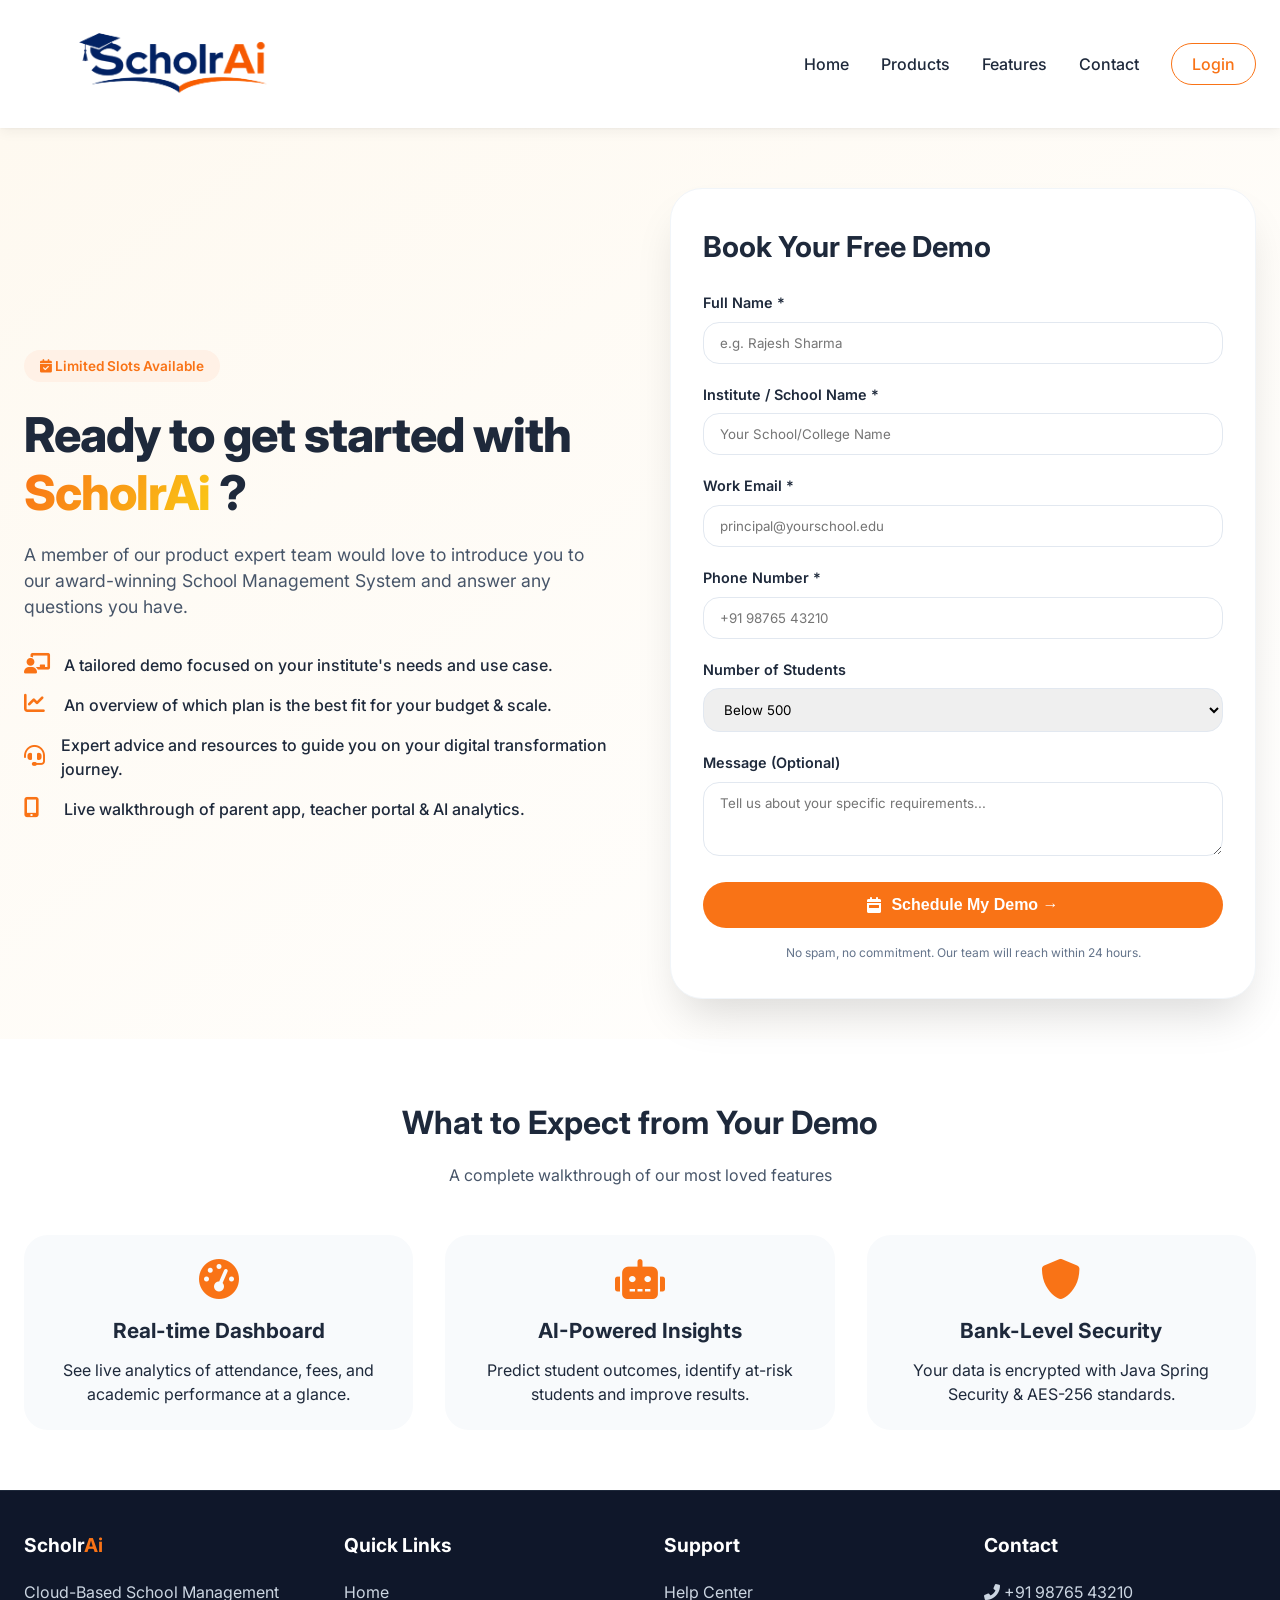
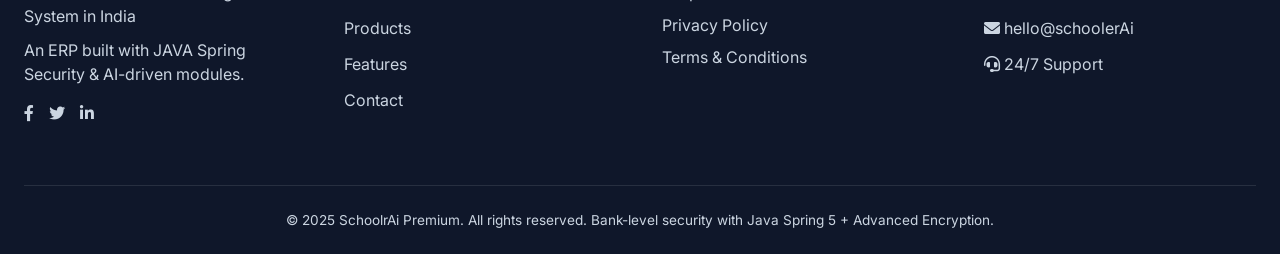
<file: index1.html>
<!DOCTYPE html>
<html lang="en">

<head>
  <meta charset="UTF-8">
  <meta name="viewport" content="width=device-width, initial-scale=1.0, user-scalable=yes">
  <title>Book a Demo | ScholrAi - School Ai Software</title>
  <link
    href="https://fonts.googleapis.com/css2?family=Inter:opsz,wght@14..32,300;14..32,400;14..32,500;14..32,600;14..32,700;14..32,800&display=swap"
    rel="stylesheet">
  <link rel="stylesheet" href="https://cdnjs.cloudflare.com/ajax/libs/font-awesome/6.0.0-beta3/css/all.min.css">
  <link rel="stylesheet" href="new.css">
</head>

<body>

  <nav class="navbar">
    <div class="container nav-flex">
      <div class="scholl">
                <img src="scholl.png" style="height: 90px; margin-left: 40px">
            </div>
      <div class="nav-links">
        <a href="#">Home</a>
        <a href="#">Products</a>
        <a href="#">Features</a>
        <a href="#">Contact</a>
        <a href="#" class="btn-outline-nav">Login</a>
      </div>
    </div>
  </nav>

  <section class="demo-hero">
    <div class="container demo-grid">
      <div class="demo-left">
        <div class="demo-badge"><i class="fas fa-calendar-check"></i> Limited Slots Available</div>
        <h1>Ready to get started with <span>ScholrAi </span>?</h1>
        <p>A member of our product expert team would love to introduce you to our award-winning School Management System
          and answer any questions you have.</p>
        <div class="help-list">
          <li><i class="fas fa-chalkboard-user"></i> A tailored demo focused on your institute's needs and use case.
          </li>
          <li><i class="fas fa-chart-line"></i> An overview of which plan is the best fit for your budget & scale.</li>
          <li><i class="fas fa-headset"></i> Expert advice and resources to guide you on your digital transformation
            journey.</li>
          <li><i class="fas fa-mobile-alt"></i> Live walkthrough of parent app, teacher portal & AI analytics.</li>
        </div>
      </div>
      <div class="demo-right">
        <h3 style="font-size: 1.8rem; margin-bottom: 24px; font-weight: 700;">Book Your Free Demo</h3>
        <form id="demoForm">
          <div class="form-group">
            <label>Full Name *</label>
            <input type="text" placeholder="e.g. Rajesh Sharma" required>
          </div>
          <div class="form-group">
            <label>Institute / School Name *</label>
            <input type="text" placeholder="Your School/College Name" required>
          </div>
          <div class="form-group">
            <label>Work Email *</label>
            <input type="email" placeholder="principal@yourschool.edu" required>
          </div>
          <div class="form-group">
            <label>Phone Number *</label>
            <input type="tel" placeholder="+91 98765 43210" required>
          </div>
          <div class="form-group">
            <label>Number of Students</label>
            <select>
              <option>Below 500</option>
              <option>500 - 2000</option>
              <option>2001 - 5000</option>
              <option>5000+</option>
            </select>
          </div>
          <div class="form-group">
            <label>Message (Optional)</label>
            <textarea rows="3" placeholder="Tell us about your specific requirements..."></textarea>
          </div>
          <button type="submit" class="btn-submit"><i class="fas fa-calendar-week"></i> Schedule My Demo →</button>
          <p class="form-note">No spam, no commitment. Our team will reach within 24 hours.</p>
        </form>
      </div>
    </div>
  </section>

  <section class="features-section">
    <div class="container">
      <h2 style="font-size: 2rem; margin-bottom: 16px;">What to Expect from Your Demo</h2>
      <p style="color: #475569; max-width: 700px; margin: 0 auto;">A complete walkthrough of our most loved features</p>
      <div class="features-grid">
        <div class="feature-card"><i class="fas fa-tachometer-alt"></i>
          <h3>Real-time Dashboard</h3>
          <p>See live analytics of attendance, fees, and academic performance at a glance.</p>
        </div>
        <div class="feature-card"><i class="fas fa-robot"></i>
          <h3>AI-Powered Insights</h3>
          <p>Predict student outcomes, identify at-risk students and improve results.</p>
        </div>
        <div class="feature-card"><i class="fas fa-shield-alt"></i>
          <h3>Bank-Level Security</h3>
          <p>Your data is encrypted with Java Spring Security & AES-256 standards.</p>
        </div>
      </div>
    </div>
  </section>



  <footer>
    <div class="container">
      <div class="footer-grid">
        <div class="footer-col">
          <h4>Scholr<span style="color:#f97316;">Ai</span></h4>
          <p>Cloud-Based School Management System in India</p>
          <p style="margin-top: 10px;">An ERP built with JAVA Spring Security & AI-driven modules.</p>
          <div style="margin-top: 15px; display: flex; gap: 15px;">
            <a href="#"><i class="fab fa-facebook-f"></i></a>
            <a href="#"><i class="fab fa-twitter"></i></a>
            <a href="#"><i class="fab fa-linkedin-in"></i></a>
          </div>
        </div>
        <div class="footer-col">
          <h4>Quick Links</h4>
          <a href="#">Home</a>
          <a href="#">Products</a>
          <a href="#">Features</a>

          <a href="#">Contact</a>
        </div>
        <div class="footer-col">
          <h4>Support</h4>
          <a href="#">Help Center</a>

          <div class="content-btnnn" onclick="window.open('index2.html','_blank')">
            Privacy Policy
          </div>
          <div class="content-btnn" onclick="window.open('index3.html','_blank')">
            Terms & Conditions
          </div>

        </div>
        <div class="footer-col">
          <h4>Contact</h4>
          <a href="#"><i class="fas fa-phone-alt"></i> +91 98765 43210</a>
          <a href="#"><i class="fas fa-envelope"></i> hello@schoolerAi</a>
          <a href="#"><i class="fas fa-headset"></i> 24/7 Support</a>
        </div>
      </div>
      <div class="footer-bottom">
        <p>&copy; 2025 SchoolrAi Premium. All rights reserved. Bank-level security with Java Spring 5 + Advanced
          Encryption.</p>
      </div>
    </div>
  </footer>

  <script>
    document.getElementById('demoForm').addEventListener('submit', function (e) {
      e.preventDefault();
      alert('📅 Thank you! Our demo team will contact you within 24 hours to schedule a personalized session.');
      // optional: reset form
      this.reset();
    });
  </script>
</body>

</html>
</file>
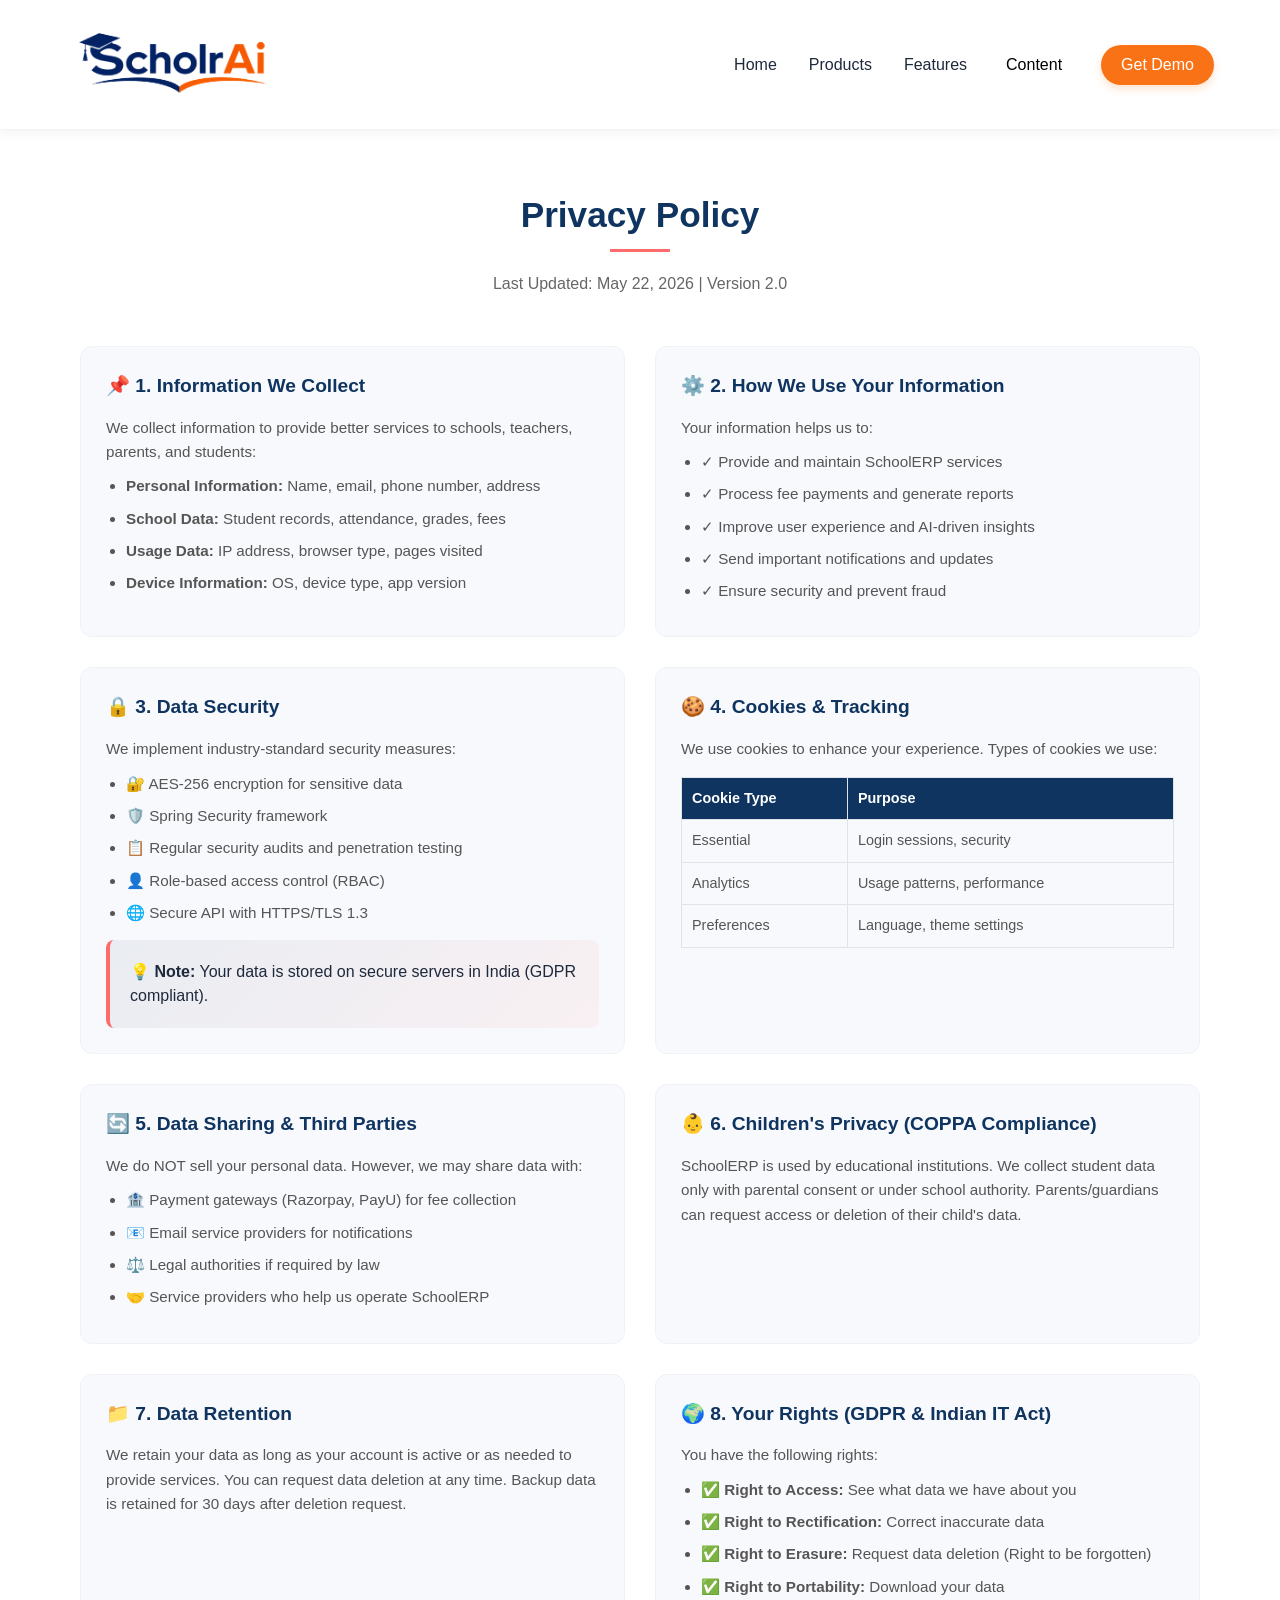
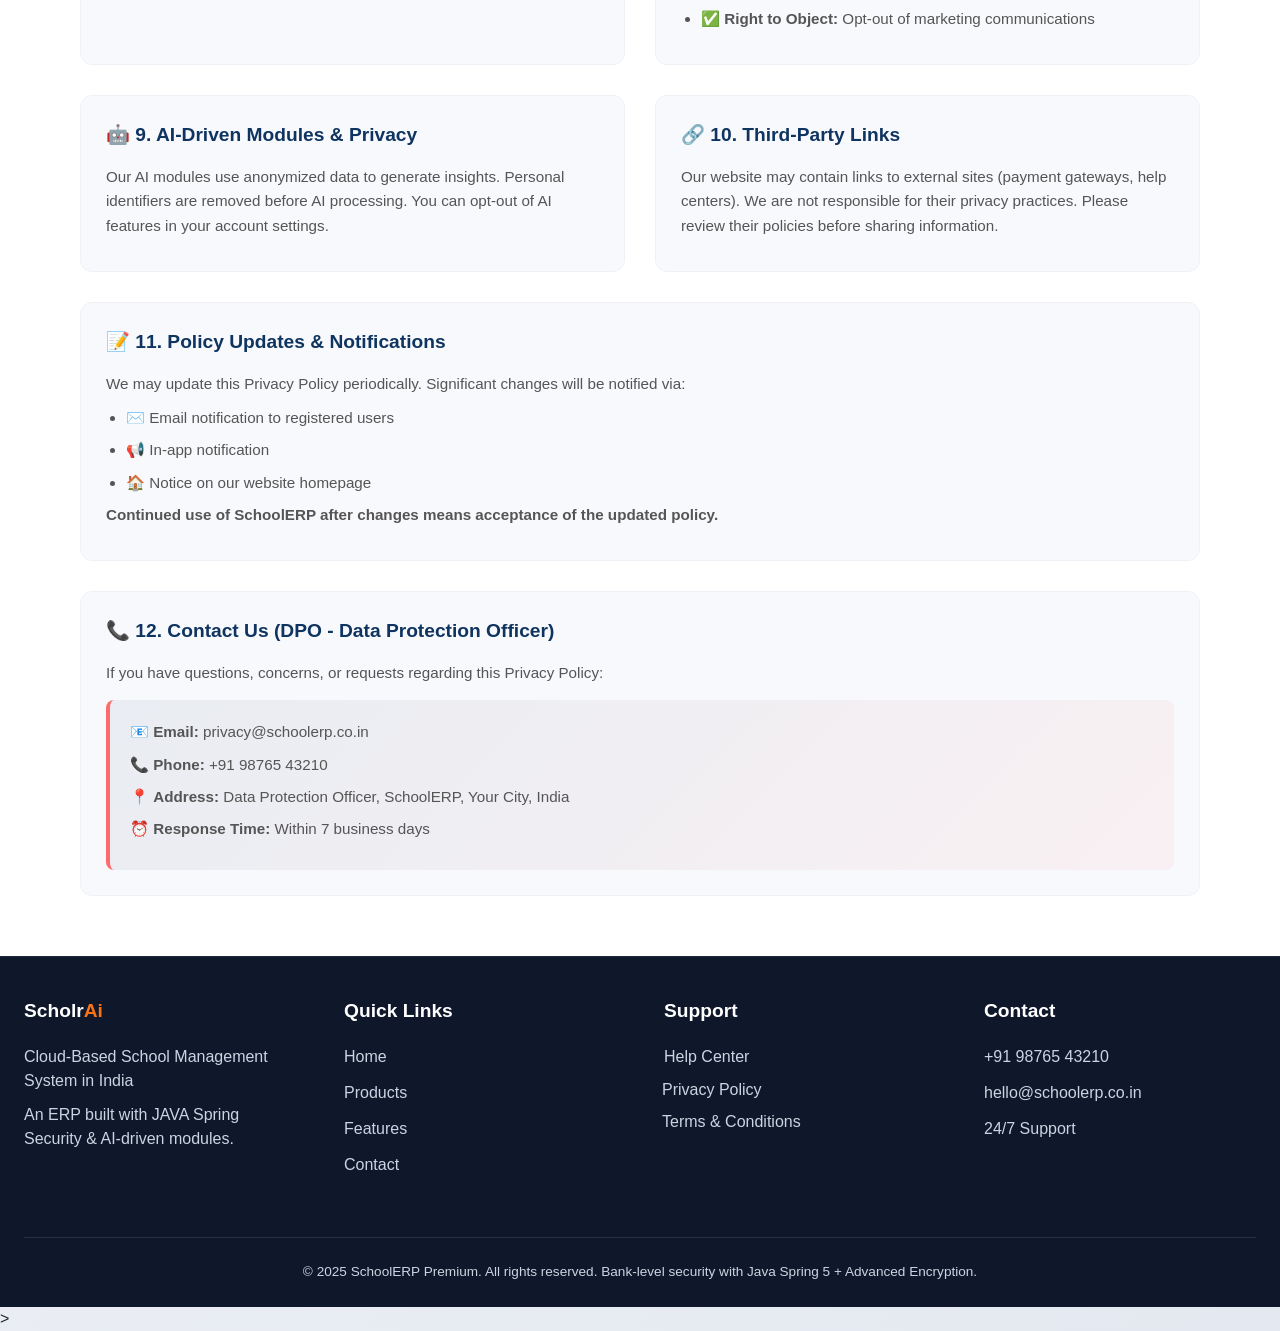
<file: index2.html>
<!DOCTYPE html>
<html lang="en">
<link rel="stylesheet" href="new.css">
<head>
    <meta charset="UTF-8">
    <meta name="viewport" content="width=device-width, initial-scale=1.0">
    <title>Privacy Policy</title>
    <style>
       
    </style>
</head>

<body>
    <nav class="navbar">
        <div class="container nav-flex">
            <div class="scholl">
                <img src="scholl.png" style="height: 90px; margin-left: 40px">
            </div>
            <div class="nav-links">
                <a href="#">Home</a>
                <a href="#">Products</a>
                <a href="#">Features</a>
                <div class="content-btn" onclick="window.open('index1.html','_blank')">
                    Content
                </div>
                <a href="#" class="btn-demo"><i class="fas fa-chalkboard-user"></i> Get Demo</a>
            </div>
        </div>
    </nav>

    <!-- Privacy Policy Section -->
    <div class="privacy-section">
        <div class="privacy-header">
            <h2>Privacy Policy</h2>
            <p>Last Updated: May 22, 2026 | Version 2.0</p>
        </div>

        <div class="privacy-grid">
            <div class="privacy-card">
                <h3>📌 1. Information We Collect</h3>
                <p>We collect information to provide better services to schools, teachers, parents, and students:
                </p>
                <ul>
                    <li><strong>Personal Information:</strong> Name, email, phone number, address</li>
                    <li><strong>School Data:</strong> Student records, attendance, grades, fees</li>
                    <li><strong>Usage Data:</strong> IP address, browser type, pages visited</li>
                    <li><strong>Device Information:</strong> OS, device type, app version</li>
                </ul>
            </div>

            <div class="privacy-card">
                <h3>⚙️ 2. How We Use Your Information</h3>
                <p>Your information helps us to:</p>
                <ul>
                    <li>✓ Provide and maintain SchoolERP services</li>
                    <li>✓ Process fee payments and generate reports</li>
                    <li>✓ Improve user experience and AI-driven insights</li>
                    <li>✓ Send important notifications and updates</li>
                    <li>✓ Ensure security and prevent fraud</li>
                </ul>
            </div>

            <div class="privacy-card">
                <h3>🔒 3. Data Security</h3>
                <p>We implement industry-standard security measures:</p>
                <ul>
                    <li>🔐 AES-256 encryption for sensitive data</li>
                    <li>🛡️ Spring Security framework</li>
                    <li>📋 Regular security audits and penetration testing</li>
                    <li>👤 Role-based access control (RBAC)</li>
                    <li>🌐 Secure API with HTTPS/TLS 1.3</li>
                </ul>
                <div class="highlight-box">
                    💡 <strong>Note:</strong> Your data is stored on secure servers in India (GDPR compliant).
                </div>
            </div>

            <div class="privacy-card">
                <h3>🍪 4. Cookies & Tracking</h3>
                <p>We use cookies to enhance your experience. Types of cookies we use:</p>
                <table class="cookie-table">
                    <tr>
                        <th>Cookie Type</th>
                        <th>Purpose</th>
                    </tr>
                    <tr>
                        <td>Essential</td>
                        <td>Login sessions, security</td>
                    </tr>
                    <tr>
                        <td>Analytics</td>
                        <td>Usage patterns, performance</td>
                    </tr>
                    <tr>
                        <td>Preferences</td>
                        <td>Language, theme settings</td>
                    </tr>
                </table>
            </div>

            <div class="privacy-card">
                <h3>🔄 5. Data Sharing & Third Parties</h3>
                <p>We do NOT sell your personal data. However, we may share data with:</p>
                <ul>
                    <li>🏦 Payment gateways (Razorpay, PayU) for fee collection</li>
                    <li>📧 Email service providers for notifications</li>
                    <li>⚖️ Legal authorities if required by law</li>
                    <li>🤝 Service providers who help us operate SchoolERP</li>
                </ul>
            </div>

            <div class="privacy-card">
                <h3>👶 6. Children's Privacy (COPPA Compliance)</h3>
                <p>SchoolERP is used by educational institutions. We collect student data only with parental consent
                    or under school authority. Parents/guardians can request access or deletion of their child's
                    data.</p>
            </div>

            <div class="privacy-card">
                <h3>📁 7. Data Retention</h3>
                <p>We retain your data as long as your account is active or as needed to provide services. You can
                    request data deletion at any time. Backup data is retained for 30 days after deletion request.
                </p>
            </div>

            <div class="privacy-card">
                <h3>🌍 8. Your Rights (GDPR & Indian IT Act)</h3>
                <p>You have the following rights:</p>
                <ul>
                    <li>✅ <strong>Right to Access:</strong> See what data we have about you</li>
                    <li>✅ <strong>Right to Rectification:</strong> Correct inaccurate data</li>
                    <li>✅ <strong>Right to Erasure:</strong> Request data deletion (Right to be forgotten)</li>
                    <li>✅ <strong>Right to Portability:</strong> Download your data</li>
                    <li>✅ <strong>Right to Object:</strong> Opt-out of marketing communications</li>
                </ul>
            </div>

            <div class="privacy-card">
                <h3>🤖 9. AI-Driven Modules & Privacy</h3>
                <p>Our AI modules use anonymized data to generate insights. Personal identifiers are removed before
                    AI processing. You can opt-out of AI features in your account settings.</p>
            </div>

            <div class="privacy-card">
                <h3>🔗 10. Third-Party Links</h3>
                <p>Our website may contain links to external sites (payment gateways, help centers). We are not
                    responsible for their privacy practices. Please review their policies before sharing
                    information.</p>
            </div>

            <div class="privacy-card full-width">
                <h3>📝 11. Policy Updates & Notifications</h3>
                <p>We may update this Privacy Policy periodically. Significant changes will be notified via:</p>
                <ul>
                    <li>✉️ Email notification to registered users</li>
                    <li>📢 In-app notification</li>
                    <li>🏠 Notice on our website homepage</li>
                </ul>
                <p><strong>Continued use of SchoolERP after changes means acceptance of the updated policy.</strong>
                </p>
            </div>

            <div class="privacy-card full-width">
                <h3>📞 12. Contact Us (DPO - Data Protection Officer)</h3>
                <p>If you have questions, concerns, or requests regarding this Privacy Policy:</p>
                <div class="highlight-box">
                    <p>📧 <strong>Email:</strong> privacy@schoolerp.co.in</p>
                    <p>📞 <strong>Phone:</strong> +91 98765 43210</p>
                    <p>📍 <strong>Address:</strong> Data Protection Officer, SchoolERP, Your City, India</p>
                    <p>⏰ <strong>Response Time:</strong> Within 7 business days</p>
                </div>
            </div>
        </div>
    </div>

    <!-- Footer -->
    <footer>
        <div class="container">
            <div class="footer-grid">
                <div class="footer-col">
                    <h4>Scholr<span style="color:#f97316;">Ai</span></h4>
                    <p>Cloud-Based School Management System in India</p>
                    <p style="margin-top: 10px;">An ERP built with JAVA Spring Security & AI-driven modules.</p>
                    <div style="margin-top: 15px; display: flex; gap: 15px;">
                        <a href="#"><i class="fab fa-facebook-f"></i></a>
                        <a href="#"><i class="fab fa-twitter"></i></a>
                        <a href="#"><i class="fab fa-linkedin-in"></i></a>
                    </div>
                </div>
                <div class="footer-col">
                    <h4>Quick Links</h4>
                    <a href="#">Home</a>
                    <a href="#">Products</a>
                    <a href="#">Features</a>

                    <a href="#">Contact</a>
                </div>
                <div class="footer-col">
                    <h4>Support</h4>
                    <a href="#">Help Center</a>

                    <div class="content-btnnn" onclick="window.open('index2.html','_blank')">
                        Privacy Policy
                    </div>
                    <div class="content-btnn" onclick="window.open('index3.html','_blank')">
                        Terms & Conditions
                    </div>

                </div>
                <div class="footer-col">
                    <h4>Contact</h4>
                    <a href="#"><i class="fas fa-phone-alt"></i> +91 98765 43210</a>
                    <a href="#"><i class="fas fa-envelope"></i> hello@schoolerp.co.in</a>
                    <a href="#"><i class="fas fa-headset"></i> 24/7 Support</a>
                </div>
            </div>
            <div class="footer-bottom">
                <p>&copy; 2025 SchoolERP Premium. All rights reserved. Bank-level security with Java Spring 5 + Advanced
                    Encryption.</p>
            </div>
        </div>
    </footer>>
    </div>
    </footer>
    </div>
</body>

</html>
</file>
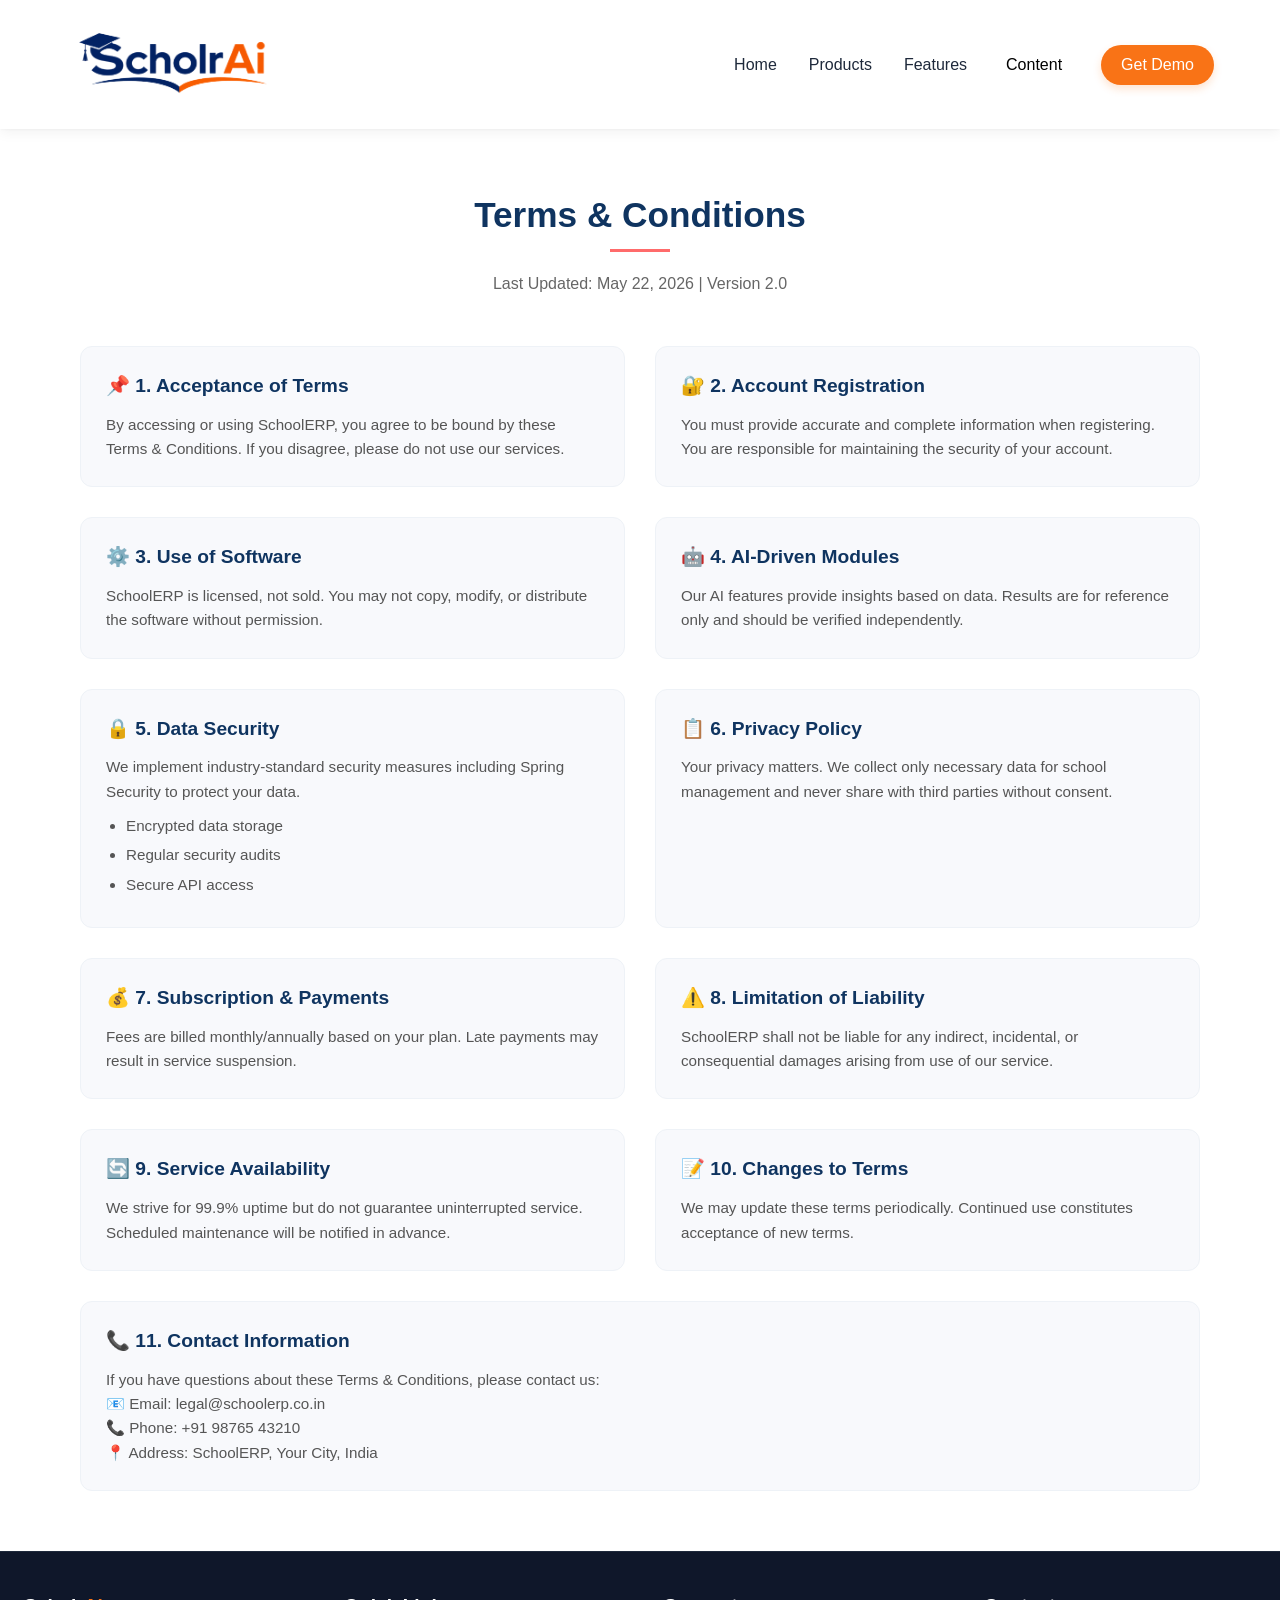
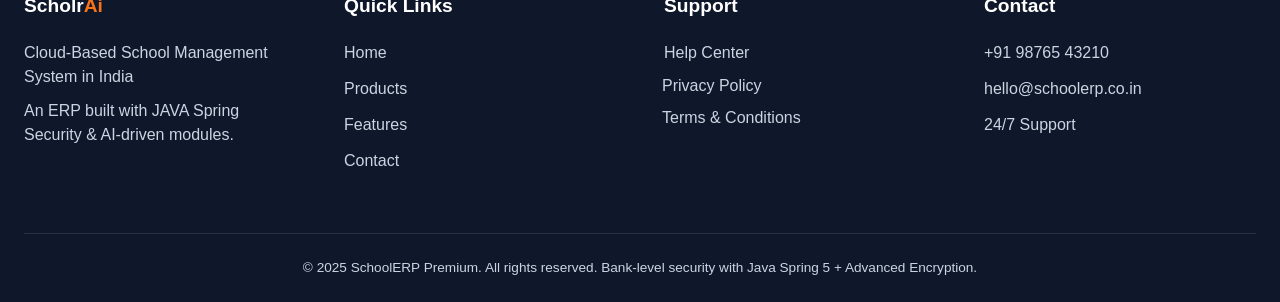
<file: index3.html>
<!DOCTYPE html>
<html lang="en">
<link rel="stylesheet" href="new.css">
<head>
    <meta charset="UTF-8">
    <meta name="viewport" content="width=device-width, initial-scale=1.0">
    <title>Terms & Conditions</title>
   
</head>

<body>
    <nav class="navbar">
        <div class="container nav-flex">
            <div class="scholl">
                <img src="scholl.png" style="height: 90px; margin-left: 40px">
            </div>
            <div class="nav-links">
                <a href="#">Home</a>
                <a href="#">Products</a>
                <a href="#">Features</a>
                <div class="content-btn" onclick="window.open('index1.html','_blank')">
                    Content
                </div>
                <a href="#" class="btn-demo"><i class="fas fa-chalkboard-user"></i> Get Demo</a>
            </div>
        </div>
    </nav>

    <!-- Terms & Conditions Section -->
    <div class="terms-section">
        <div class="terms-header">
            <h2>Terms & Conditions</h2>
            <p>Last Updated: May 22, 2026 | Version 2.0</p>
        </div>

        <div class="terms-grid">
            <div class="term-card">
                <h3>📌 1. Acceptance of Terms</h3>
                <p>By accessing or using SchoolERP, you agree to be bound by these Terms & Conditions. If you disagree,
                    please do not use our services.</p>
            </div>

            <div class="term-card">
                <h3>🔐 2. Account Registration</h3>
                <p>You must provide accurate and complete information when registering. You are responsible for
                    maintaining the security of your account.</p>
            </div>

            <div class="term-card">
                <h3>⚙️ 3. Use of Software</h3>
                <p>SchoolERP is licensed, not sold. You may not copy, modify, or distribute the software without
                    permission.</p>
            </div>

            <div class="term-card">
                <h3>🤖 4. AI-Driven Modules</h3>
                <p>Our AI features provide insights based on data. Results are for reference only and should be verified
                    independently.</p>
            </div>

            <div class="term-card">
                <h3>🔒 5. Data Security</h3>
                <p>We implement industry-standard security measures including Spring Security to protect your data.</p>
                <ul>
                    <li>Encrypted data storage</li>
                    <li>Regular security audits</li>
                    <li>Secure API access</li>
                </ul>
            </div>

            <div class="term-card">
                <h3>📋 6. Privacy Policy</h3>
                <p>Your privacy matters. We collect only necessary data for school management and never share with third
                    parties without consent.</p>
            </div>

            <div class="term-card">
                <h3>💰 7. Subscription & Payments</h3>
                <p>Fees are billed monthly/annually based on your plan. Late payments may result in service suspension.
                </p>
            </div>

            <div class="term-card">
                <h3>⚠️ 8. Limitation of Liability</h3>
                <p>SchoolERP shall not be liable for any indirect, incidental, or consequential damages arising from use
                    of our service.</p>
            </div>

            <div class="term-card">
                <h3>🔄 9. Service Availability</h3>
                <p>We strive for 99.9% uptime but do not guarantee uninterrupted service. Scheduled maintenance will be
                    notified in advance.</p>
            </div>

            <div class="term-card">
                <h3>📝 10. Changes to Terms</h3>
                <p>We may update these terms periodically. Continued use constitutes acceptance of new terms.</p>
            </div>

            <div class="term-card full-width">
                <h3>📞 11. Contact Information</h3>
                <p>If you have questions about these Terms & Conditions, please contact us:</p>
                <p>📧 Email: legal@schoolerp.co.in</p>
                <p>📞 Phone: +91 98765 43210</p>
                <p>📍 Address: SchoolERP, Your City, India</p>
            </div>
        </div>
    </div>

    <!-- Footer - Exactly as per your image -->
     <footer>
    <div class="container">
      <div class="footer-grid">
        <div class="footer-col">
          <h4>Scholr<span style="color:#f97316;">Ai</span></h4>
          <p>Cloud-Based School Management System in India</p>
          <p style="margin-top: 10px;">An ERP built with JAVA Spring Security & AI-driven modules.</p>
          <div style="margin-top: 15px; display: flex; gap: 15px;">
            <a href="#"><i class="fab fa-facebook-f"></i></a>
            <a href="#"><i class="fab fa-twitter"></i></a>
            <a href="#"><i class="fab fa-linkedin-in"></i></a>
          </div>
        </div>
        <div class="footer-col">
          <h4>Quick Links</h4>
          <a href="#">Home</a>
          <a href="#">Products</a>
          <a href="#">Features</a>

          <a href="#">Contact</a>
        </div>
        <div class="footer-col">
          <h4>Support</h4>
          <a href="#">Help Center</a>
          
           <div class="content-btnnn" onclick="window.open('index2.html','_blank')">
            Privacy Policy
          </div>
          <div class="content-btnn" onclick="window.open('index3.html','_blank')">
            Terms & Conditions
          </div>
         
        </div>
        <div class="footer-col">
          <h4>Contact</h4>
          <a href="#"><i class="fas fa-phone-alt"></i> +91 98765 43210</a>
          <a href="#"><i class="fas fa-envelope"></i> hello@schoolerp.co.in</a>
          <a href="#"><i class="fas fa-headset"></i> 24/7 Support</a>
        </div>
      </div>
      <div class="footer-bottom">
        <p>&copy; 2025 SchoolERP Premium. All rights reserved. Bank-level security with Java Spring 5 + Advanced
          Encryption.</p>
      </div>
    </div>
  </footer>

</body>

</html>
</file>
<file: new.css>
* {
   margin: 0;
   padding: 0;
   box-sizing: border-box;
 }

 body {
   font-family: 'Inter', sans-serif;
   background-color: #ffffff;
   color: #1e293b;
   line-height: 1.5;
   scroll-behavior: smooth;
 }

 .container {
   max-width: 1280px;
   margin: 0 auto;
   padding: 0 32px;
 }


 .navbar {
   background: rgba(255, 255, 255, 0.96);
   backdrop-filter: blur(8px);
   position: sticky;
   top: 0;
   z-index: 100;
   box-shadow: 0 1px 2px rgba(0, 0, 0, 0.03), 0 4px 12px rgba(0, 0, 0, 0.05);
   padding: 16px 0;
 }

 .nav-flex {
   display: flex;
   align-items: center;
   justify-content: space-between;
   flex-wrap: wrap;
 }

 .logo {
   font-size: 28px;
   font-weight: 800;
   letter-spacing: -0.5px;
   background: linear-gradient(135deg, #1E3C72, #2A5298);
   -webkit-background-clip: text;
   background-clip: text;
   color: transparent;
 }

 .logo span {
   background: linear-gradient(135deg, #f97316, #f43f5e);
   -webkit-background-clip: text;
   background-clip: text;
   color: transparent;
 }

 .nav-links {
   display: flex;
   gap: 32px;
   align-items: center;
   flex-wrap: wrap;
 }

 .nav-links a {
   text-decoration: none;
   font-weight: 500;
   color: #1e293b;
   transition: 0.2s;
 }

 .nav-links a:hover {
   color: #f97316;
 }

 .btn-demo {
   background: #f97316;
   color: white !important;
   padding: 8px 20px;
   border-radius: 40px;
   font-weight: 600;
   box-shadow: 0 4px 8px rgba(249, 115, 22, 0.2);
 }

 .btn-demo:hover {
   background: #ea580c;
   transform: translateY(-2px);
 }


 .hero {
   padding: 70px 0 40px;
   background: linear-gradient(145deg, #fef9f0 0%, #ffffff 100%);
 }

 .hero-grid {
   display: grid;
   grid-template-columns: 1fr 1fr;
   gap: 48px;
   align-items: center;
 }

 .hero-badge {
  margin-left: -170px;
   display: inline-block;
   background: #fff1e6;
   padding: 6px 16px;
   border-radius: 100px;
   font-size: 0.85rem;
   font-weight: 600;
   color: #f97316;
   margin-bottom: 24px;
 }

 .hero-left h1 {
   font-size: 3.2rem;
   font-weight: 800;
   line-height: 1.2;
   margin-bottom: 20px;
   letter-spacing: -1px;
 }

 .hero-left h1 span {
   background: linear-gradient(120deg, #f97316, #facc15);
   -webkit-background-clip: text;
   background-clip: text;
   color: transparent;
 }

 .hero-left p {
  text-align: left;
    margin-left: -23px;
   font-size: 1.1rem;
   color: #cecece;
   margin-bottom: 32px;
 }
span.hero-badge {
    margin-bottom: -12px;
    margin-left: -1px;
}
 .btn-group {
   display: flex;
   gap: 16px;
   flex-wrap: wrap;
 }

 .btn-primary {
   background: #f97316;
   color: white;
   padding: 12px 28px;
   border-radius: 40px;
   font-weight: 600;
   text-decoration: none;
   transition: 0.2s;
   box-shadow: 0 8px 16px rgba(249, 115, 22, 0.2);
 }

 .btn-primary:hover {
   background: #ea580c;
   transform: translateY(-3px);
 }

 .btn-outline {
   background: transparent;
   border: 1.5px solid #cbd5e1;
   padding: 12px 28px;
   border-radius: 40px;
   font-weight: 600;
   text-decoration: none;
   color: #ffffff;
 }

 .btn-outline:hover {
   border-color: #f97316;
   background: #fff7ed;
 }

 .hero-right img {
   width: 100%;
   border-radius: 32px;
   box-shadow: 0 25px 40px -20px rgba(0, 0, 0, 0.2);
   transition: 0.4s;
 }

 .hero-right img:hover {
   transform: scale(1.02);
 }


 .stats {
   padding: 40px 0;
   background: white;
   border-bottom: 1px solid #f1f5f9;
 }

 .stats-grid {
   display: flex;
   flex-wrap: wrap;
   justify-content: space-between;
   gap: 20px;
   text-align: center;
 }

 .stat-card h3 {
   font-size: 2rem;
   font-weight: 800;
   background: linear-gradient(135deg, #1E3C72, #2A5298);
   -webkit-background-clip: text;
   background-clip: text;
   color: transparent;
 }

 .stat-card p {
   color: #64748b;
   font-weight: 500;
 }


 .products {
   padding: 80px 0;
   background: #f8fafc;
 }

 .section-header {
   text-align: center;
   margin-bottom: 56px;
 }

 .section-header h2 {
   font-size: 2.4rem;
   font-weight: 800;
   margin-bottom: 12px;
 }

 .products-grid {
   display: grid;
   grid-template-columns: repeat(auto-fill, minmax(290px, 1fr));
   gap: 32px;
 }

 .product-card {
   background: white;
   border-radius: 28px;
   padding: 28px 24px;
   transition: 0.25s ease;
   box-shadow: 0 8px 20px rgba(0, 0, 0, 0.02);
   border: 1px solid #eef2ff;
 }

 .product-card:hover {
   transform: translateY(-8px);
   border-color: #fed7aa;
   box-shadow: 0 20px 30px -12px rgba(0, 0, 0, 0.1);
 }

 .product-icon {
   font-size: 2.8rem;
   margin-bottom: 20px;
 }

 .product-card h3 {
   font-size: 1.4rem;
   margin-bottom: 12px;
   font-weight: 700;
 }

 .product-card p {
   color: #475569;
   margin-bottom: 20px;
 }

 .read-more {
   text-decoration: none;
   font-weight: 600;
   color: #f97316;
   display: inline-flex;
   align-items: center;
   gap: 6px;
 }

 .benefits {
   padding: 80px 0;
   background: white;
 }

 .benefits-flex {
   display: grid;
   grid-template-columns: 1fr 1fr;
   gap: 60px;
   align-items: center;
 }

 .benefits-left h2 {
   font-size: 2.2rem;
   font-weight: 800;
   margin-bottom: 20px;
 }

 .benefit-list {
   list-style: none;
   margin-top: 32px;
 }

 .benefit-list li {
   margin-bottom: 16px;
   display: flex;
   align-items: center;
   gap: 12px;
   font-weight: 500;
 }

 .check {
   background: #fef3c7;
   color: #f97316;
   width: 26px;
   height: 26px;
   display: inline-flex;
   align-items: center;
   justify-content: center;
   border-radius: 30px;
   font-weight: bold;
 }

 .benefits-right img {
   width: 100%;
   border-radius: 28px;
   box-shadow: 0 20px 35px -12px rgba(0, 0, 0, 0.15);
 }


 .testimonials {
   background: linear-gradient(105deg, #1E2A47 0%, #0f172a 100%);
   color: white;
   padding: 80px 0;
 }

 .testimonial-grid {
   display: grid;
   grid-template-columns: repeat(3, 1fr);
   gap: 32px;
   margin-top: 40px;
 }

 .testimonial-card {
   background: rgba(255, 255, 255, 0.07);
   backdrop-filter: blur(4px);
   padding: 28px;
   border-radius: 28px;
   border: 1px solid rgba(255, 255, 255, 0.1);
 }

 .testimonial-card i {
   font-size: 2rem;
   color: #facc15;
   margin-bottom: 16px;
 }

 .testimonial-card p {
   font-style: italic;
   margin-bottom: 20px;
   font-size: 0.95rem;
   line-height: 1.5;
 }

 .testimonial-author {
   font-weight: 700;
   display: flex;
   align-items: center;
   gap: 10px;
 }

 .testimonial-author img {
   width: 42px;
   height: 42px;
   border-radius: 50%;
   object-fit: cover;
 }

 .cta {
   padding: 70px 0;
   background: linear-gradient(120deg, #fff7ed, #ffe4e2);
   text-align: center;
 }

 .cta h2 {
   font-size: 2.2rem;
   margin-bottom: 16px;
 }

 .btn-cta {
   display: inline-block;
   background: #f97316;
   color: white;
   padding: 14px 40px;
   border-radius: 60px;
   font-weight: 700;
   text-decoration: none;
   margin-top: 24px;
   transition: 0.2s;
   box-shadow: 0 8px 20px rgba(249, 115, 22, 0.3);
 }


 footer {
   background: #0f172a;
   color: #cbd5e1;
   padding: 48px 0 24px;
 }

 .footer-grid {
   display: grid;
   grid-template-columns: repeat(auto-fit, minmax(180px, 1fr));
   gap: 48px;
   margin-bottom: 48px;
 }

 .footer-col h4 {
   color: white;
   margin-bottom: 20px;
   font-size: 1.2rem;
 }

 .footer-col a {
   display: block;
   text-decoration: none;
   color: #cbd5e1;
   margin-bottom: 12px;
   transition: 0.2s;
 }

 .footer-col a:hover {
   color: #f97316;
 }

 .footer-bottom {
   text-align: center;
   padding-top: 24px;
   border-top: 1px solid #1e293b;
 }

 @media (max-width: 900px) {

   .hero-grid,
   .benefits-flex,
   .testimonial-grid {
     grid-template-columns: 1fr;
   }

   .hero-left h1 {
     font-size: 2.5rem;
   }

   .nav-flex {
     flex-direction: column;
     gap: 15px;
   }

   .stats-grid {
     justify-content: center;
   }

   .container {
     padding: 0 24px;
   }
 }

 .content-btn {
   padding: 10px -20px;

   color: rgb(0, 0, 0);
   width: 70px;
   text-align: center;
   border-radius: 3px;
   cursor: pointer;
   transition: 0.3s;
 }

 .content-btn:hover {
   color: #ea580c;
   transform: scale(1.05);
 }

 .content-btnn {

   margin-left: -2px;
   margin-top: 8px;
   color: #cbd5e1;

   text-align: start;
   border-radius: 3px;
   cursor: pointer;
   transition: 0.3s;
 }

 .content-btnn:hover {
   color: #ea580c;
   transform: scale(1.05);
 }

 .content-btnnn {

   margin-left: -2px;
   margin-top: -3px;
   color: #cbd5e1;

   text-align: start;
   border-radius: 3px;
   cursor: pointer;
   transition: 0.3s;
 }

 .content-btnnn:hover {
   color: #ea580c;
   transform: scale(1.05);
 }

 * {
   margin: 0;
   padding: 0;
   box-sizing: border-box;
 }

 body {
   font-family: 'Segoe UI', Tahoma, Geneva, Verdana, sans-serif;
   background: linear-gradient(135deg, #f5f7fa 0%, #e4e8f0 100%);
   color: #1a1a2e;
 }

 /* Main Container */
 .main-container {
   max-width: 1300px;
   margin: 0 auto;
   background: white;
   box-shadow: 0 0 30px rgba(0, 0, 0, 0.05);
 }

 /* Hero Section - SchoolERP Style */
 .hero {
   background: linear-gradient(135deg, #0f3460 0%, #ffffff 100%);
   color: white;
   padding: 60px 80px;
   text-align: center;
 }

 .hero h1 {
      margin-left: -25px;
    text-align: left;
   font-size: 3rem;
   margin-bottom: 15px;
   letter-spacing: -1px;
 }

 .hero .tagline {
   font-size: 1.2rem;
   opacity: 0.9;
   margin-bottom: 10px;
 }

 .hero .subtitle {
   font-size: 0.95rem;
   opacity: 0.7;
   margin-bottom: 25px;
 }

 .hero .badge {
   display: inline-block;
   background: rgba(255, 255, 255, 0.15);
   padding: 8px 20px;
   border-radius: 30px;
   font-size: 0.85rem;
   margin-top: 10px;
 }

 /* Social Icons */
 .social-icons {
   margin-top: 25px;
 }

 .social-icons a {
   display: inline-block;
   width: 40px;
   height: 40px;
   background: rgba(255, 255, 255, 0.2);
   color: white;
   text-align: center;
   line-height: 40px;
   border-radius: 50%;
   margin: 0 5px;
   text-decoration: none;
   font-weight: bold;
   transition: all 0.3s;
 }

 .social-icons a:hover {
   background: #ff6b6b;
   transform: translateY(-3px);
 }

 /* Terms & Conditions Section */
 .terms-section {
   padding: 60px 80px;
   background: white;
 }

 .terms-header {
   text-align: center;
   margin-bottom: 50px;
 }

 .terms-header h2 {
   font-size: 2.2rem;
   color: #0f3460;
   margin-bottom: 10px;
   position: relative;
   display: inline-block;
 }

 .terms-header h2:after {
   content: '';
   position: absolute;
   bottom: -10px;
   left: 50%;
   transform: translateX(-50%);
   width: 60px;
   height: 3px;
   background: #ff6b6b;
 }

 .terms-header p {
   color: #666;
   margin-top: 20px;
 }

 /* Terms Grid */
 .terms-grid {
   display: grid;
   grid-template-columns: repeat(2, 1fr);
   gap: 30px;
 }

 .term-card {
   background: #f8f9fc;
   border-radius: 12px;
   padding: 25px;
   transition: all 0.3s ease;
   border: 1px solid #eef2f7;
 }

 .term-card:hover {
   transform: translateY(-5px);
   box-shadow: 0 15px 35px rgba(0, 0, 0, 0.1);
   border-color: #0f3460;
 }

 .term-card h3 {
   color: #0f3460;
   font-size: 1.2rem;
   margin-bottom: 12px;
   display: flex;
   align-items: center;
   gap: 10px;
 }

 .term-card p {
   color: #555;
   line-height: 1.6;
   font-size: 0.95rem;
 }

 .term-card ul {
   margin-left: 20px;
   margin-top: 10px;
 }

 .term-card ul li {
   color: #555;
   line-height: 1.6;
   font-size: 0.95rem;
   margin-bottom: 5px;
 }

 /* Full Width Card */
 .full-width {
   grid-column: span 2;
 }

 /* Footer - Exactly as per your image */
 .footer {
   background: #0f3460;
   color: white;
   padding: 50px 80px 30px;
 }

 .footer-content {
   display: grid;
   grid-template-columns: repeat(4, 1fr);
   gap: 40px;
   margin-bottom: 40px;
 }

 .footer-section h4 {
   font-size: 1.1rem;
   margin-bottom: 20px;
   position: relative;
   padding-bottom: 10px;
 }

 .footer-section h4:after {
   content: '';
   position: absolute;
   bottom: 0;
   left: 0;
   width: 35px;
   height: 2px;
   background: #ff6b6b;
 }

 .footer-section p,
 .footer-section a {
   color: #cbd5e1;
   text-decoration: none;
   line-height: 2;
   font-size: 0.9rem;
   display: block;
   transition: color 0.3s;
 }

 .footer-section a:hover {
   color: #ff6b6b;
 }

 .footer-bottom {
   text-align: center;
   padding-top: 30px;
   border-top: 1px solid rgba(255, 255, 255, 0.1);
   color: #cbd5e1;
   font-size: 0.85rem;
 }

 .navbar {
   background: rgba(255, 255, 255, 0.96);
   backdrop-filter: blur(8px);
   position: sticky;
   top: 0;
   z-index: 100;
   box-shadow: 0 1px 2px rgba(0, 0, 0, 0.03), 0 4px 12px rgba(0, 0, 0, 0.05);
   padding: 16px 0;
 }

 .nav-flex {
   display: flex;
   align-items: center;
   justify-content: space-between;
   flex-wrap: wrap;
 }

 .nav-flex {
   display: flex;
   align-items: center;
   justify-content: space-between;
   flex-wrap: wrap;
 }

 .nav-links {
   display: flex;
   gap: 32px;
   align-items: center;
   flex-wrap: wrap;
 }

 .nav-links a {
   text-decoration: none;
   font-weight: 500;
   color: #1e293b;
   transition: 0.2s;
 }

 .nav-links a:hover {
   color: #f97316;
 }

 .btn-demo {
   background: #f97316;
   color: white !important;
   padding: 8px 20px;
   border-radius: 40px;
   font-weight: 600;
   box-shadow: 0 4px 8px rgba(249, 115, 22, 0.2);
 }

 a.btn-demo {
   margin-right: 42px;
 }

 .btn-demo:hover {
   background: #ea580c;
   transform: translateY(-2px);
 }

 /* Responsive */
 @media (max-width: 992px) {
   .hero {
     padding: 40px 30px;
   }

   .hero h1 {
     font-size: 2.2rem;
   }

   .terms-section {
     padding: 40px 30px;
   }

   .footer {
     padding: 40px 30px;
   }

   .footer-content {
     grid-template-columns: repeat(2, 1fr);
     gap: 30px;
   }
 }

 @media (max-width: 768px) {
   .terms-grid {
     grid-template-columns: 1fr;
   }

   .full-width {
     grid-column: span 1;
   }

   .footer-content {
     grid-template-columns: 1fr;
     text-align: center;
   }

   .footer-section h4:after {
     left: 50%;
     transform: translateX(-50%);
   }

   .hero h1 {
     font-size: 1.8rem;
   }
 }

 @media (max-width: 480px) {
   .terms-section {
     padding: 30px 20px;
   }

   .hero {
     padding: 30px 20px;
   }
 }

 * {
   margin: 0;
   padding: 0;
   box-sizing: border-box;
 }

 body {
   font-family: 'Segoe UI', Tahoma, Geneva, Verdana, sans-serif;
   background: linear-gradient(135deg, #f5f7fa 0%, #e4e8f0 100%);
   color: #1a1a2e;
 }

 /* Main Container */
 .main-container {
   max-width: 1300px;
   margin: 0 auto;
   background: white;
   box-shadow: 0 0 30px rgba(0, 0, 0, 0.05);
 }

 /* Hero Section - SchoolERP Style */
 .hero {
   background: linear-gradient(135deg, #0f3460 0%, #ffffff 100%);
   color: white;
   padding: 60px 80px;
   text-align: center;
 }

 .hero h1 {
   font-size: 3rem;
   margin-bottom: 15px;
   letter-spacing: -1px;
 }

 .hero .tagline {
   font-size: 1.2rem;
   opacity: 0.9;
   margin-bottom: 10px;
 }

 .hero .subtitle {
   font-size: 0.95rem;
   opacity: 0.7;
   margin-bottom: 25px;
 }

 .hero .badge {
   display: inline-block;
   background: rgba(255, 255, 255, 0.15);
   padding: 8px 20px;
   border-radius: 30px;
   font-size: 0.85rem;
   margin-top: 10px;
 }

 /* Social Icons */
 .social-icons {
   margin-top: 25px;
 }

 .social-icons a {
   display: inline-block;
   width: 40px;
   height: 40px;
   background: rgba(255, 255, 255, 0.2);
   color: white;
   text-align: center;
   line-height: 40px;
   border-radius: 50%;
   margin: 0 5px;
   text-decoration: none;
   font-weight: bold;
   transition: all 0.3s;
 }

 .social-icons a:hover {
   background: #ff6b6b;
   transform: translateY(-3px);
 }

 /* Privacy Policy Section */
 .privacy-section {
   padding: 60px 80px;
   background: white;
 }

 .privacy-header {
   text-align: center;
   margin-bottom: 50px;
 }

 .privacy-header h2 {
   font-size: 2.2rem;
   color: #0f3460;
   margin-bottom: 10px;
   position: relative;
   display: inline-block;
 }

 .privacy-header h2:after {
   content: '';
   position: absolute;
   bottom: -10px;
   left: 50%;
   transform: translateX(-50%);
   width: 60px;
   height: 3px;
   background: #ff6b6b;
 }

 .privacy-header p {
   color: #666;
   margin-top: 20px;
 }

 /* Privacy Grid */
 .privacy-grid {
   display: grid;
   grid-template-columns: repeat(2, 1fr);
   gap: 30px;
 }

 .privacy-card {
   background: #f8f9fc;
   border-radius: 12px;
   padding: 25px;
   transition: all 0.3s ease;
   border: 1px solid #eef2f7;
 }

 .privacy-card:hover {
   transform: translateY(-5px);
   box-shadow: 0 15px 35px rgba(0, 0, 0, 0.1);
   border-color: #0f3460;
 }

 .privacy-card h3 {
   color: #0f3460;
   font-size: 1.2rem;
   margin-bottom: 15px;
   display: flex;
   align-items: center;
   gap: 10px;
 }

 .privacy-card p {
   color: #555;
   line-height: 1.6;
   font-size: 0.95rem;
   margin-bottom: 8px;
 }

 .privacy-card ul {
   margin-left: 20px;
   margin-top: 10px;
 }

 .privacy-card ul li {
   color: #555;
   line-height: 1.6;
   font-size: 0.95rem;
   margin-bottom: 8px;
 }

 /* Highlight Box */
 .highlight-box {
   background: linear-gradient(135deg, #0f346010, #ff6b6b10);
   border-left: 4px solid #ff6b6b;
   padding: 20px;
   border-radius: 8px;
   margin-top: 15px;
 }

 /* Cookie Table */
 .cookie-table {
   width: 100%;
   border-collapse: collapse;
   margin-top: 15px;
 }

 .cookie-table th,
 .cookie-table td {
   border: 1px solid #e0e4e8;
   padding: 10px;
   text-align: left;
   font-size: 0.9rem;
 }

 .cookie-table th {
   background: #0f3460;
   color: white;
 }

 .cookie-table td {
   color: #555;
 }

 /* Full Width */
 .full-width {
   grid-column: span 2;
 }

 /* Footer */
 .footer {
   background: #0f3460;
   color: white;
   padding: 50px 80px 30px;
 }

 .footer-content {
   display: grid;
   grid-template-columns: repeat(4, 1fr);
   gap: 40px;
   margin-bottom: 40px;
 }

 .footer-section h4 {
   font-size: 1.1rem;
   margin-bottom: 20px;
   position: relative;
   padding-bottom: 10px;
 }

 .footer-section h4:after {
   content: '';
   position: absolute;
   bottom: 0;
   left: 0;
   width: 35px;
   height: 2px;
   background: #ff6b6b;
 }

 .footer-section p,
 .footer-section a {
   color: #cbd5e1;
   text-decoration: none;
   line-height: 2;
   font-size: 0.9rem;
   display: block;
   transition: color 0.3s;
 }

 .footer-section a:hover {
   color: #ff6b6b;
 }

 .footer-bottom {
   text-align: center;
   padding-top: 30px;
   border-top: 1px solid rgba(255, 255, 255, 0.1);
   color: #cbd5e1;
   font-size: 0.85rem;
 }

 .navbar {
   background: rgba(255, 255, 255, 0.96);
   backdrop-filter: blur(8px);
   position: sticky;
   top: 0;
   z-index: 100;
   box-shadow: 0 1px 2px rgba(0, 0, 0, 0.03), 0 4px 12px rgba(0, 0, 0, 0.05);
   padding: 16px 0;
 }

 .nav-flex {
   display: flex;
   align-items: center;
   justify-content: space-between;
   flex-wrap: wrap;
 }

 .nav-flex {
   display: flex;
   align-items: center;
   justify-content: space-between;
   flex-wrap: wrap;
 }

 .nav-links {
   display: flex;
   gap: 32px;
   align-items: center;
   flex-wrap: wrap;
 }

 .nav-links a {
   text-decoration: none;
   font-weight: 500;
   color: #1e293b;
   transition: 0.2s;
 }

 .nav-links a:hover {
   color: #f97316;
 }

 .btn-demo {
   background: #f97316;
   color: white !important;
   padding: 8px 20px;
   border-radius: 40px;
   font-weight: 600;
   box-shadow: 0 4px 8px rgba(249, 115, 22, 0.2);
 }

 a.btn-demo {
   margin-right: 42px;
 }

 .btn-demo:hover {
   background: #ea580c;
   transform: translateY(-2px);
 }

 /* Responsive */
 @media (max-width: 992px) {
   .hero {
     padding: 40px 30px;
   }

   .hero h1 {
     font-size: 2.2rem;
   }

   .privacy-section {
     padding: 40px 30px;
   }

   .footer {
     padding: 40px 30px;
   }

   .footer-content {
     grid-template-columns: repeat(2, 1fr);
     gap: 30px;
   }
 }

 @media (max-width: 768px) {
   .privacy-grid {
     grid-template-columns: 1fr;
   }

   .full-width {
     grid-column: span 1;
   }

   .footer-content {
     grid-template-columns: 1fr;
     text-align: center;
   }

   .footer-section h4:after {
     left: 50%;
     transform: translateX(-50%);
   }

   .hero h1 {
     font-size: 1.8rem;
   }

   .cookie-table {
     font-size: 0.8rem;
   }
 }

 @media (max-width: 480px) {
   .privacy-section {
     padding: 30px 20px;
   }

   .hero {
     padding: 30px 20px;
   }
 }


 body {
   font-family: 'Inter', sans-serif;
   background-color: #f8fafc;
   color: #1e293b;
   line-height: 1.5;
 }

 .container {
   max-width: 1280px;
   margin: 0 auto;
   padding: 0 24px;
 }

 section.hero {
   background: #0f172a;
 }

 /* navbar - consistent with main site */
 .navbar {
   background: rgba(255, 255, 255, 0.96);
   backdrop-filter: blur(8px);
   position: sticky;
   top: 0;
   z-index: 100;
   box-shadow: 0 1px 2px rgba(0, 0, 0, 0.03), 0 4px 12px rgba(0, 0, 0, 0.05);
   padding: 16px 0;
 }

 .nav-flex {
   display: flex;
   align-items: center;
   justify-content: space-between;
   flex-wrap: wrap;
 }

 .logo-text {
   font-size: 28px;
   font-weight: 800;
   letter-spacing: -0.5px;
   background: linear-gradient(135deg, #1E3C72, #2A5298);
   -webkit-background-clip: text;
   background-clip: text;
   color: transparent;
   text-decoration: none;
 }

 .logo-text span {
   background: linear-gradient(135deg, #f97316, #f43f5e);
   -webkit-background-clip: text;
   background-clip: text;
   color: transparent;
 }

 .nav-links {
   display: flex;
   gap: 32px;
   align-items: center;
   flex-wrap: wrap;
 }

 .nav-links a {
   text-decoration: none;
   font-weight: 500;
   color: #1e293b;
   transition: 0.2s;
 }

 .nav-links a:hover {
   color: #f97316;
 }

 .btn-outline-nav {
   border: 1.5px solid #f97316;
   padding: 8px 20px;
   border-radius: 40px;
   color: #f97316 !important;
   font-weight: 600;
 }

 .btn-outline-nav:hover {
   background: #fff7ed;
 }

 /* demo hero section */
 .demo-hero {
   padding: 60px 0 40px;
   background: linear-gradient(145deg, #fef9f0 0%, #ffffff 100%);
 }

 .demo-grid {
   display: grid;
   grid-template-columns: 1fr 1fr;
   gap: 60px;
   align-items: center;
 }

 .demo-badge {
   display: inline-block;
   background: #fff1e6;
   padding: 6px 16px;
   border-radius: 100px;
   font-size: 0.85rem;
   font-weight: 600;
   color: #f97316;
   margin-bottom: 24px;
 }

 .demo-left h1 {
   font-size: 3rem;
   font-weight: 800;
   line-height: 1.2;
   margin-bottom: 20px;
   letter-spacing: -1px;
 }

 .demo-left h1 span {
   background: linear-gradient(120deg, #f97316, #facc15);
   -webkit-background-clip: text;
   background-clip: text;
   color: transparent;
 }

 .demo-left p {
   font-size: 1.1rem;
   color: #475569;
   margin-bottom: 32px;
 }

 .help-list {
   list-style: none;
   margin-top: 24px;
 }

 .help-list li {
   margin-bottom: 16px;
   display: flex;
   align-items: center;
   gap: 12px;
   font-weight: 500;
 }

 .help-list li i {
   color: #f97316;
   font-size: 1.3rem;
   width: 28px;
 }

 .demo-right {
   background: white;
   border-radius: 32px;
   padding: 36px 32px;
   box-shadow: 0 25px 45px -12px rgba(0, 0, 0, 0.15);
   border: 1px solid #f1f5f9;
 }

 .form-group {
   margin-bottom: 20px;
 }

 .form-group label {
   display: block;
   font-weight: 600;
   margin-bottom: 8px;
   font-size: 0.9rem;
 }

 .form-group input,
 .form-group select,
 .form-group textarea {
   width: 100%;
   padding: 12px 16px;
   border-radius: 16px;
   border: 1px solid #e2e8f0;
   font-family: 'Inter', sans-serif;
   transition: 0.2s;
 }

 .form-group input:focus,
 .form-group select:focus,
 .form-group textarea:focus {
   outline: none;
   border-color: #f97316;
   box-shadow: 0 0 0 3px rgba(249, 115, 22, 0.1);
 }

 .btn-submit {
   background: #f97316;
   color: white;
   width: 100%;
   padding: 14px;
   border: none;
   border-radius: 40px;
   font-weight: 700;
   font-size: 1rem;
   cursor: pointer;
   transition: 0.2s;
   display: flex;
   align-items: center;
   justify-content: center;
   gap: 10px;
 }

 .btn-submit:hover {
   background: #ea580c;
   transform: translateY(-2px);
 }

 .form-note {
   font-size: 0.75rem;
   text-align: center;
   margin-top: 16px;
   color: #64748b;
 }

 /* features section */
 .features-section {
   padding: 60px 0;
   background: white;
   text-align: center;
 }

 .features-grid {
   display: grid;
   grid-template-columns: repeat(3, 1fr);
   gap: 32px;
   margin-top: 48px;
 }

 .feature-card {
   padding: 24px;
   border-radius: 24px;
   background: #f8fafc;
   transition: 0.2s;
 }

 .feature-card i {
   font-size: 2.5rem;
   color: #f97316;
   margin-bottom: 16px;
 }

 .feature-card h3 {
   font-size: 1.3rem;
   margin-bottom: 12px;
 }

 /* cta bottom */
 .bottom-cta {
   background: #0f172a;
   color: white;
   text-align: center;
   padding: 50px 0;
 }

 .bottom-cta h3 {
   font-size: 1.8rem;
   margin-bottom: 16px;
 }

 .btn-phone {
   background: #f97316;
   display: inline-block;
   padding: 12px 32px;
   border-radius: 40px;
   color: white;
   text-decoration: none;
   font-weight: 700;
   margin-top: 16px;
 }

 footer {
   background: #0f172a;
   color: #cbd5e1;
   padding: 40px 0 24px;
   border-top: 1px solid #1e293b;
 }

 .footer-bottom {
   text-align: center;
   padding-top: 24px;
 }

 @media (max-width: 900px) {

   .demo-grid,
   .features-grid {
     grid-template-columns: 1fr;
   }

   .demo-left h1 {
     font-size: 2.2rem;
   }

   .nav-flex {
     flex-direction: column;
     gap: 12px;
   }
 }
</file>
